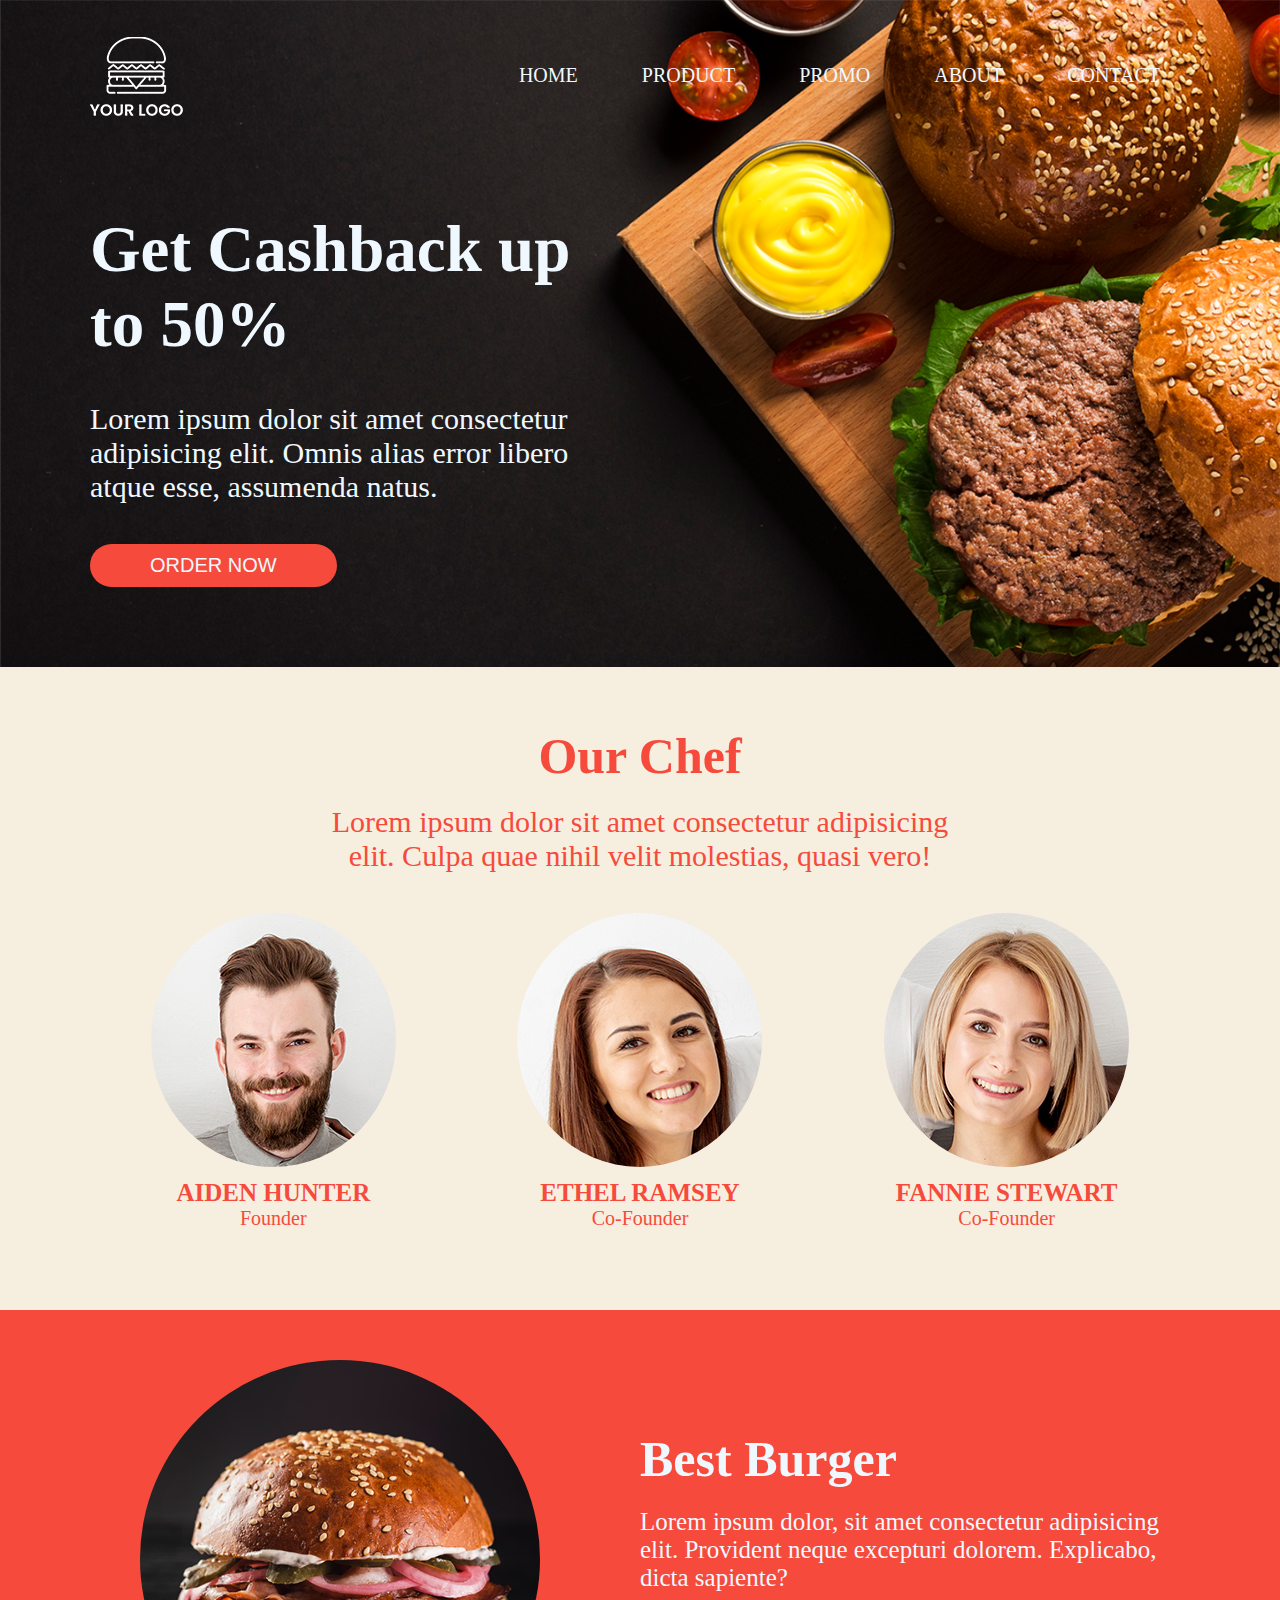
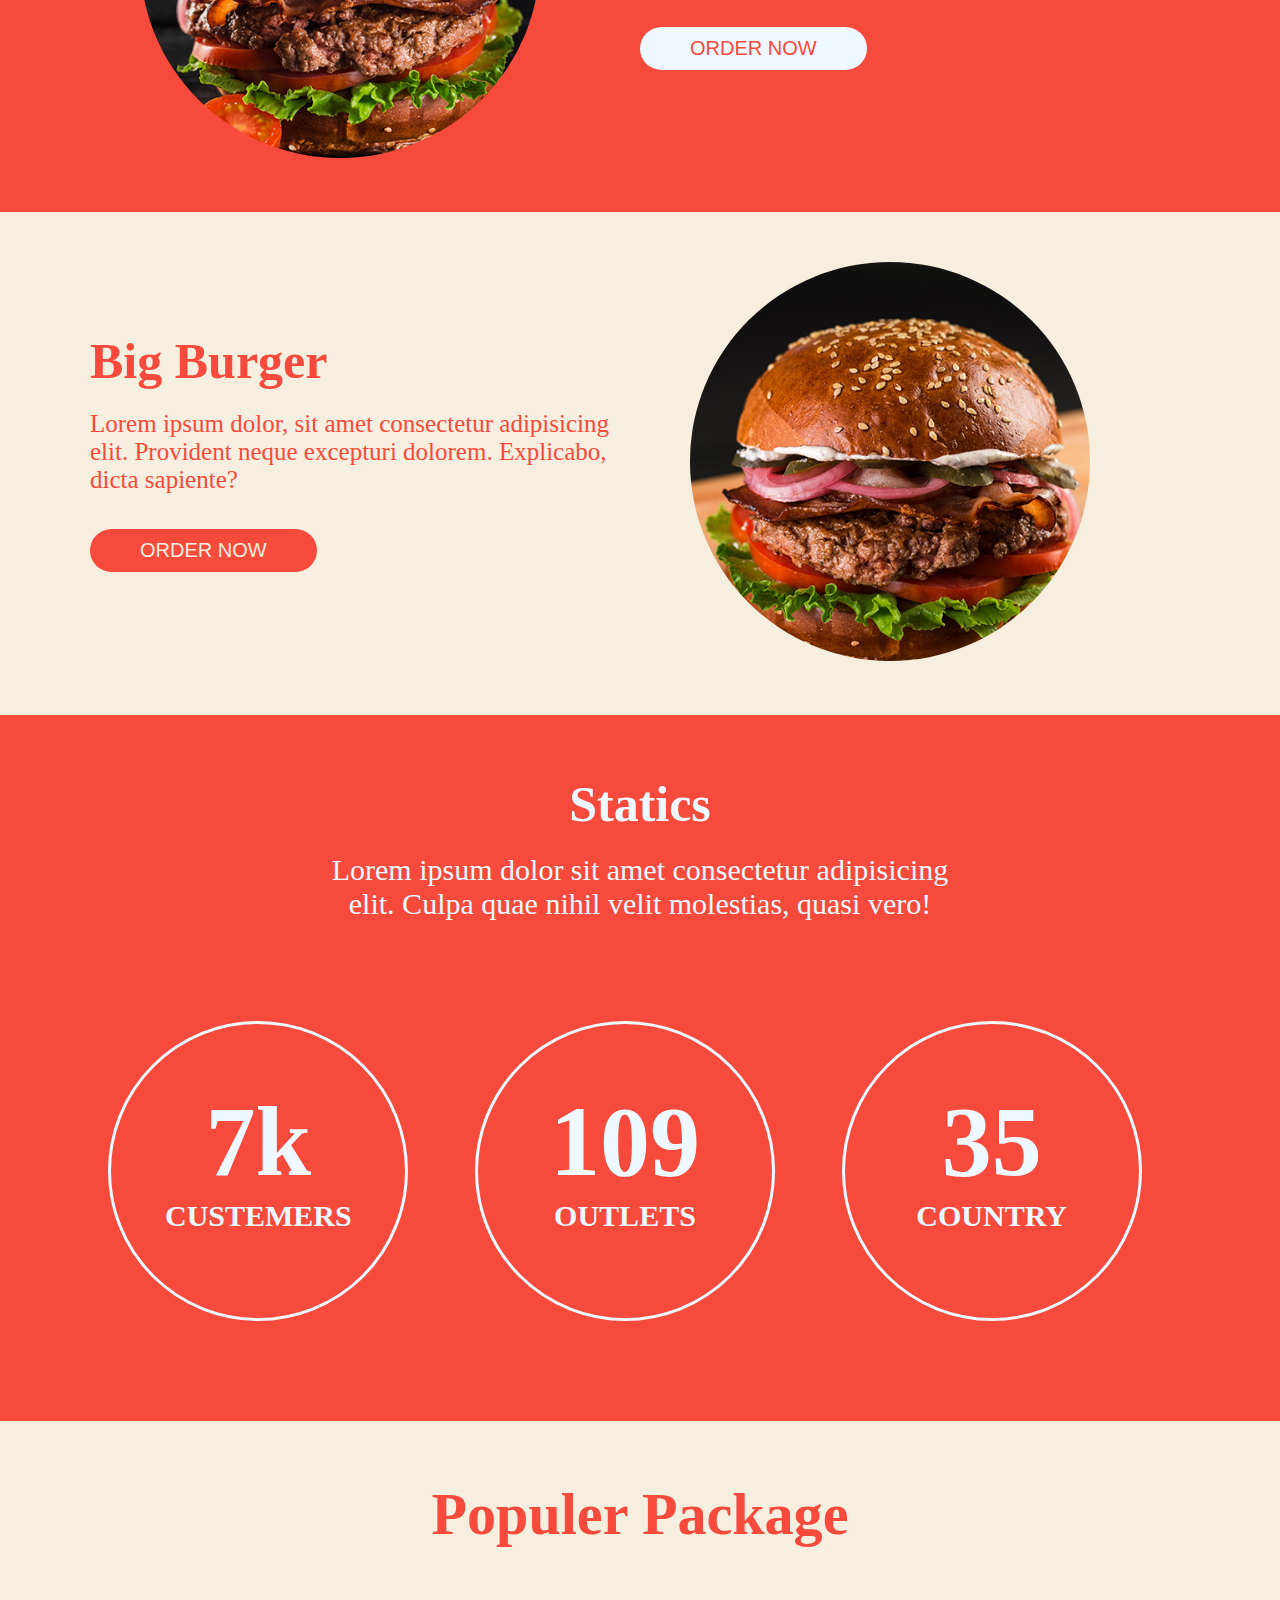
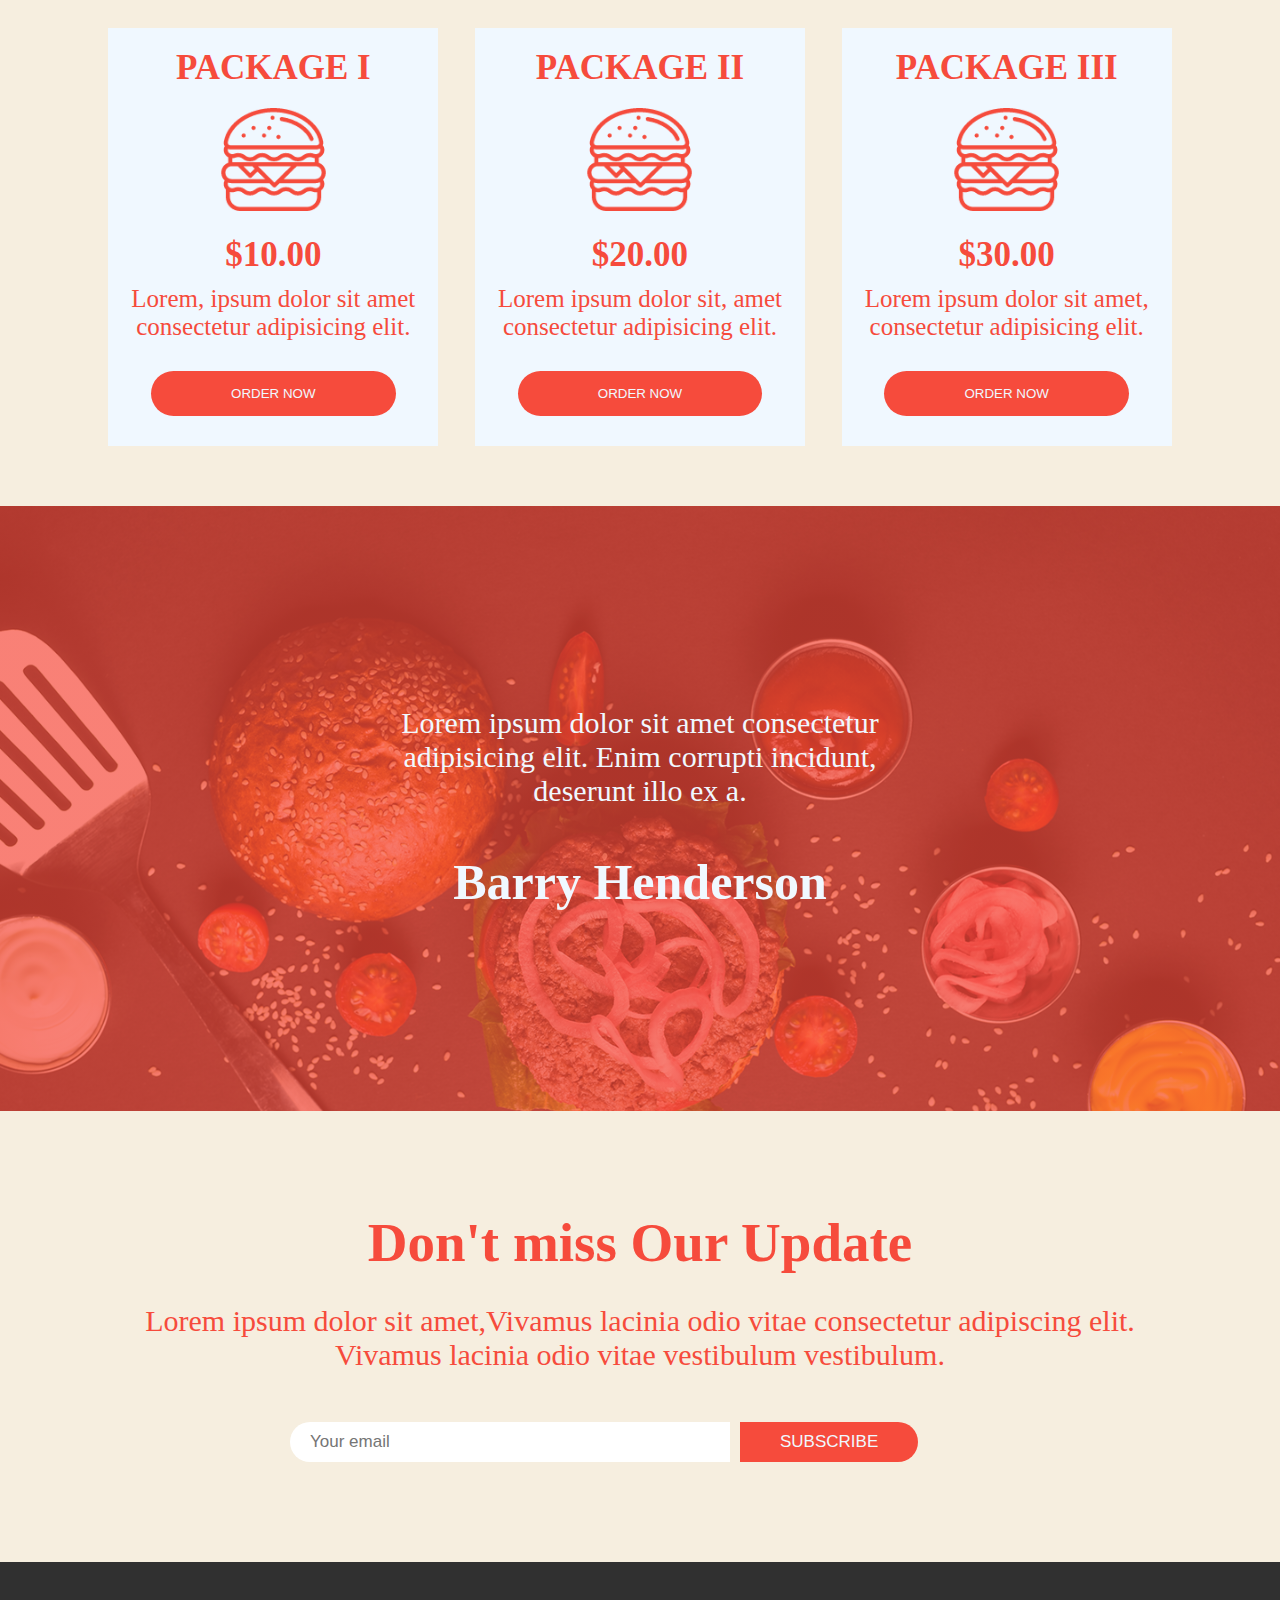
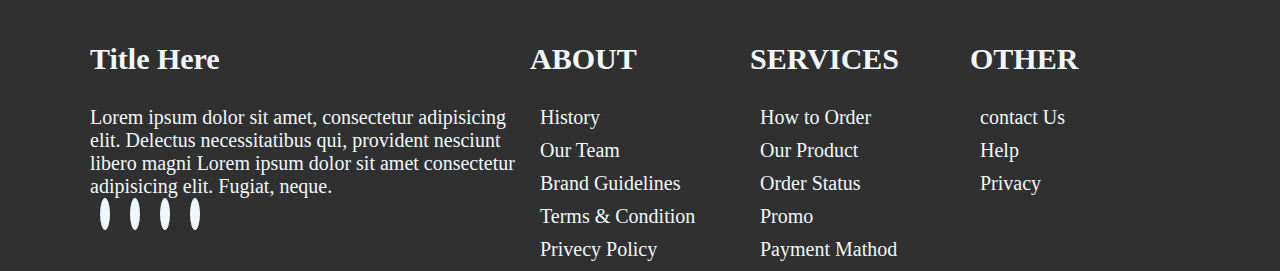
<file: burger-psd/index.html>
<!DOCTYPE html>
<html lang="en">
<head>
    <meta charset="UTF-8">
    <meta http-equiv="X-UA-Compatible" content="IE=edge">
    <meta name="viewport" content="width=, initial-scale=1.0">
    <title>Document</title>
    <link rel="stylesheet" href="./style.css">
    <link rel="stylesheet" href="https://cdnjs.cloudflare.com/ajax/libs/font-awesome/6.2.1/css/all.min.css" integrity="sha512-MV7K8+y+gLIBoVD59lQIYicR65iaqukzvf/nwasF0nqhPay5w/9lJmVM2hMDcnK1OnMGCdVK+iQrJ7lzPJQd1w==" crossorigin="anonymous" referrerpolicy="no-referrer" />
</head>
<body>
    <section class="sec-1">
        <header class="top-head">
            <div class="container">
                <nav class="navbar">
                    <div class="row jcs">
                        <div class="logo">
                            <img src="./img/logo.png" alt="logo">
                        </div>
                        <div class="head-links">
                            <ul>
                                <li><a href="#">HOME</a></li>
                                <li><a href="#">PRODUCT</a></li>
                                <li><a href="#">PROMO</a></li>
                                <li><a href="#">ABOUT</a></li>
                                <li><a href="#">CONTACT</a></li>
                            </ul>
                        </div>
                    </div>
                </nav>
            </div>
        </header>
        <div class="container">
            <div class="home-text">
                <div class="col-50">
                    <div>
                        <h1>Get Cashback up to 50%</h1>
                    </div>
                    <div>
                        <p>Lorem ipsum dolor sit amet consectetur adipisicing elit. Omnis alias error libero atque esse, assumenda natus.</p>
                    </div>
                    <div>
                        <button>ORDER NOW</button>
                    </div>
                </div>
            </div>
        </div>
    </section>
    <section class="sec-2">
        <div class="container">
            <div class="sec-2-text col-60">
                <div>
                    <h2>Our Chef</h2>
                </div>
                <div>
                    <p>Lorem ipsum dolor sit amet consectetur adipisicing elit. Culpa quae nihil velit molestias, quasi vero!</p>
                </div>
            </div>
            <div class="cart">
                <div class="row jcs">
                    <div class="col-30">
                        <div class="box">
                            <div class="cartimg">
                                <img src="./img/sec2img1.png" alt="">
                            </div>
                            <div>
                                <h3>AIDEN HUNTER</h3>
                            </div>
                            <div>
                                <p>Founder</p>
                            </div>
                        </div>
                    </div>
                    <div class="col-30">
                       <div class="box">
                        <div class="cartimg">
                            <img src="./img/sec2img2.png" alt="">
                        </div>
                        <div>
                            <h3>ETHEL RAMSEY</h3>
                        </div>
                        <div>
                            <p>Co-Founder</p>
                        </div>
                       </div>
                    </div>
                    <div class="col-30">
                        <div class="box">
                            <div class="cartimg">
                                <img src="./img/sec2img3.png" alt="">
                            </div>
                            <div>
                                <h3>FANNIE STEWART</h3>
                            </div>
                            <div>
                                <p>Co-Founder</p>
                            </div>
                        </div>
                    </div>
                </div>
            </div>
        </div>
    </section>
    <section class="sec-3">
        <div class="container">
            <div class="row">
                <div class="col-50">
                    <div>
                        <img src="./img/sec3img.png" alt="">
                    </div>
                </div>
                <div class="col-50 sec-3-text">
                    <div>
                        <h4>Best Burger</h4>
                    </div>
                    <div>
                        <p>Lorem ipsum dolor, sit amet consectetur adipisicing elit. Provident neque excepturi dolorem. Explicabo, dicta sapiente?</p>
                    </div>
                    <div>
                        <button>ORDER NOW</button>
                    </div>
                </div>
            </div>
        </div>
    </section>
    <section class="sec-4">
        <div class="container">
            <div class="row">
                <div class="col-50 sec-4-text">
                    <div>
                        <h4>Big Burger</h4>
                    </div>
                    <div>
                        <p>Lorem ipsum dolor, sit amet consectetur adipisicing elit. Provident neque excepturi dolorem. Explicabo, dicta sapiente?</p>
                    </div>
                    <div>
                        <button>ORDER NOW</button>
                    </div>
                </div>
                <div class="col-50">
                    <div>
                        <img src="./img/sec4img.png" alt="">
                    </div>
                </div>
            </div>
        </div>
    </section>
    <section class="sec-5">
        <div class="container">
            <div class="sec-5-text col-60">
                <div>
                    <h2>Statics</h2>
                </div>
                <div>
                    <p>Lorem ipsum dolor sit amet consectetur adipisicing elit. Culpa quae nihil velit molestias, quasi vero!</p>
                </div>
            </div>
            <div class="cart">
                <div class="row jcs">
                    <div class="col-30">
                        <div class="box-2">
                            <div class="boxtxt">
                                <h4>7k</h4>
                                <h6>CUSTEMERS</h6>
                            </div>
                        </div>
                    </div>
                    <div class="col-30">
                        <div class="box-2">
                            <div class="boxtxt">
                                <h4>109</h4>
                                <h6>OUTLETS</h6>
                            </div>
                        </div>
                    </div>
                    <div class="col-30">
                        <div class="box-2">
                            <div class="boxtxt">
                                <h4>35</h4>
                                <h6>COUNTRY</h6>
                            </div>
                        </div>
                    </div>
                </div>
            </div>
        </div>
    </section>
    <section class="sec-6">
        <div class="container">
            <div class="col-60 sec-6-text">
                <div>
                    <h5>Populer Package</h5>
                </div>
            </div>
            <div class="cart">
                <div class="row jcs">
                    <div class="col-30">
                        <div class="box-3">
                            <div>
                                <h5>PACKAGE I</h5>
                            </div>
                            <div>
                                <img src="./img/box3img.svg" alt="">
                            </div>
                            <div>
                                <h6>$10.00</h6>
                            </div>
                            <div>
                                <p>Lorem, ipsum dolor sit amet consectetur adipisicing elit.</p>
                            </div>
                            <div>
                                <button>ORDER NOW</button>
                            </div>
                        </div>
                    </div>
                    <div class="col-30">
                        <div class="box-3">
                            <div>
                                <h5>PACKAGE II</h5>
                            </div>
                            <div>
                                <img src="./img/box3img.svg" alt="">
                            </div>
                            <div>
                                <h6>$20.00</h6>
                            </div>
                            <div>
                                <p>Lorem ipsum dolor sit, amet consectetur adipisicing elit.</p>
                            </div>
                            <div>
                                <button>ORDER NOW</button>
                            </div>
                        </div>
                    </div>
                    <div class="col-30">
                        <div class="box-3">
                            <div>
                                <h5>PACKAGE III</h5>
                            </div>
                            <div>
                                <img src="./img/box3img.svg" alt="">
                            </div>
                            <div>
                                <h6>$30.00</h6>
                            </div>
                            <div>
                                <p>Lorem ipsum dolor sit amet, consectetur adipisicing elit.</p>
                            </div>
                            <div>
                                <button>ORDER NOW</button>
                            </div>
                        </div>
                    </div>
                </div>
            </div>
        </div>
    </section>
    <section class="sec-7">
        <div class="container">
            <div class="sec-7-text col-50">
                <div>
                    <p>Lorem ipsum dolor sit amet consectetur adipisicing elit. Enim corrupti incidunt, deserunt illo ex a.</p>
                </div>
                <div>
                    <h5>Barry Henderson</h5>
                </div>
            </div>
        </div>
    </section>
    <section class="sec-8">
        <div class="countainer">
            <div class="sec-8-text col-80">
                <div>
                    <h4>Don't miss Our Update</h4>
                </div>
                <div>
                    <p>Lorem ipsum dolor sit amet,Vivamus lacinia odio vitae consectetur adipiscing elit. Vivamus lacinia odio vitae vestibulum vestibulum. </p>
                </div>
            </div>
            <form action="./index.html" class="form">
                <div class="row">
                    <div class="col-50">
                       <div class="email">
                        <input type="email" placeholder="Your email" name="" id="">
                       </div>
                    </div>
                    <div class="col-20">
                        <div class="button">
                            <button>SUBSCRIBE</button>
                        </div>
                    </div>
                </div>
            </form>
            </div>
    </section>
    <section class="sec-9">
        <div class="footer">
            <div class="container sec-9-text">
                <div class="row jcs">
                    <div class="col-40 MUSICOLOGY">
                        <div>
                            <h6>Title Here</h6>
                        </div>
                        <div>
                            <p>
                                Lorem ipsum dolor sit amet, consectetur adipisicing elit. Delectus necessitatibus qui, provident nesciunt libero magni Lorem ipsum dolor sit amet consectetur adipisicing elit. Fugiat, neque.
                            </p>
                        </div>
                        <div class="icon">
                            <div class="row">
                                <div>
                                    <i class="fa-brands fa-instagram"></i>
                                </div>
                                <div>
                                    <i class="fa-brands fa-facebook"></i>
                                </div>
                                <div>
                                    <i class="fa-brands fa-twitter"></i>
                                </div>
                                <div>
                                    <i class="fa-brands fa-whatsapp"></i>
                                </div>
                            </div>
                        </div>
                    </div>
                    <div class="col-20">
                        <div>
                            <h6>ABOUT</h6>
                        </div>
                        <div class="footer-links">
                            <ul>
                                <li><a href="#">History</a></li>
                                <li><a href="#">Our Team</a></li>
                                <li><a href="#">Brand Guidelines</a></li>
                                <li><a href="#">Terms & Condition</a></li>
                                <li><a href="#">Privecy Policy</a></li>
                            </ul>
                        </div>
                    </div>
                    <div class="col-20">
                        <div>
                            <h6>SERVICES</h6>
                        </div>
                        <div class="footer-links">
                            <ul>
                                <li><a href="#">How to Order</a></li>
                                <li><a href="#">Our Product</a></li>
                                <li><a href="#">Order Status</a></li>
                                <li><a href="#">Promo</a></li>
                                <li><a href="#">Payment Mathod</a></li>
                            </ul>
                        </div>
                    </div>
                    <div class="col-20">
                        <div>
                            <h6>OTHER</h6>
                        </div>
                        <div class="footer-links">
                            <ul>
                                <li><a href="#">contact Us</a></li>
                                <li><a href="#">Help</a></li>
                                <li><a href="#">Privacy</a></li>
                            </ul>
                        </div>
                    </div>
                </div>
            </div>
        </div>
    </section>
</body>
</html>
</file>
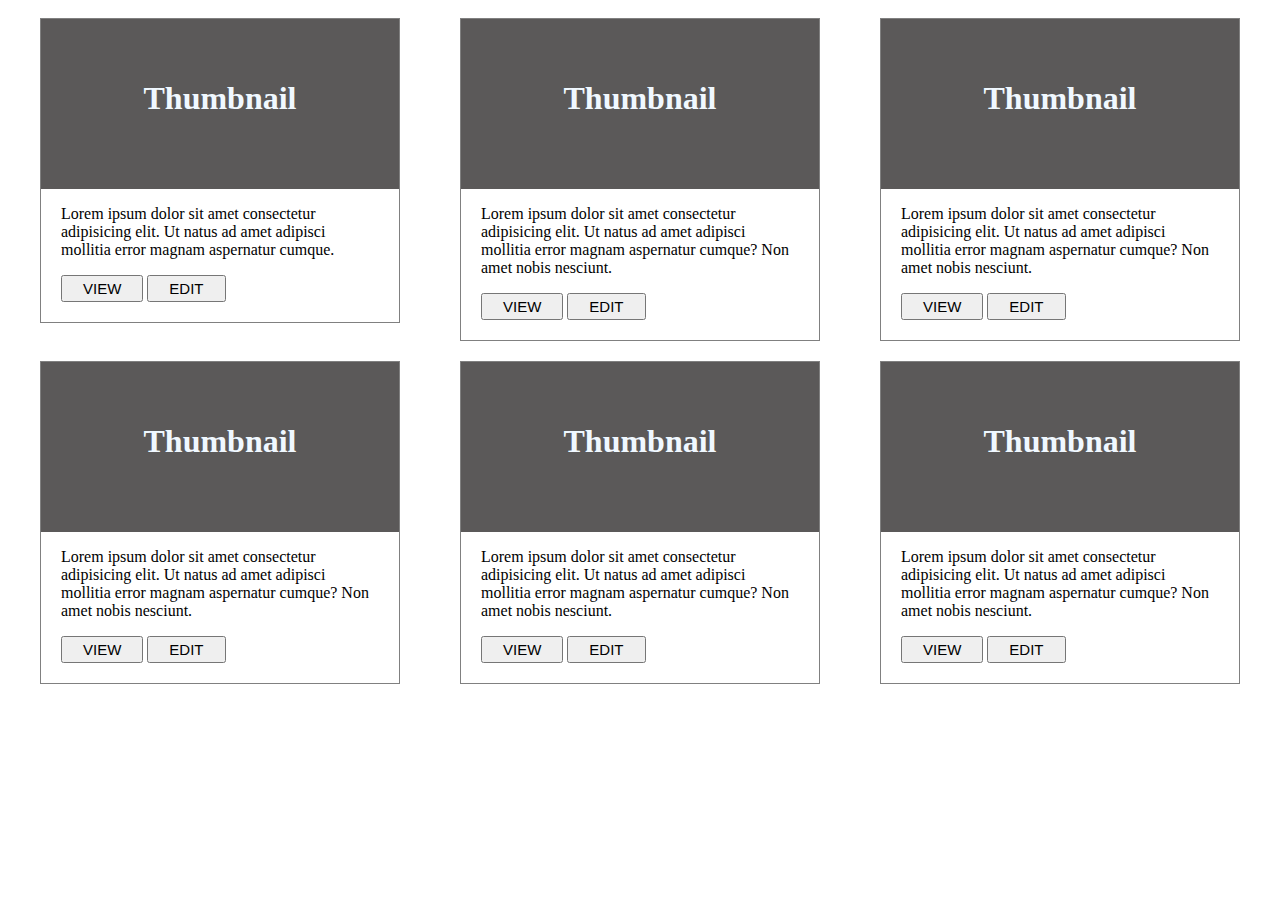
<file: cartassignment.html>
<!DOCTYPE html>
<html lang="en">
<head>
    <meta charset="UTF-8">
    <meta http-equiv="X-UA-Compatible" content="IE=edge">
    <meta name="viewport" content="width=device-width, initial-scale=1.0">
    <title>Document</title>
    <style>
        .container{
            width: 1200px;
            margin: 0 auto;
        }
        .row{
            display: flex;
        }
        .jcs{
            justify-content: space-between;
        }
        .col-30{
            width: 30%;
        }
        .box-bg{
            width: 100%;
            height: 150px;
            background-color: rgb(91, 89, 89);
            padding-top: 20px;
        }
        h1{
            text-align: center;
            color: aliceblue;
            padding-top: 20px;
        }
        .box{
            border: 1px solid gray;
            margin: 10px 0;
        }
        p{
            padding: 0 20px;
        }
        .but{
            padding: 0 0 20px 20px;
        }
        button{
            font-size: 15px;
            padding: 3px 20px;
            margin: 0;
        }
        
    </style>
</head>
<body>
    <div class="container">
        <section>
            <div class="cart">
                <div class="row jcs">
                    <div class="col-30">
                        <div class="box">
                            <div class="box-bg">
                                <h1>Thumbnail</h1>
                            </div>
                            <div>
                                <p>Lorem ipsum dolor sit amet consectetur adipisicing elit. Ut natus ad amet adipisci mollitia error magnam aspernatur cumque.</p>
                            </div>
                            <div class="but">
                                <button>VIEW</button>
                                <button>EDIT</button>
                            </div>
                        </div>
                    </div>
                    <div class="col-30">
                        <div class="box">
                            <div class="box-bg">
                                <h1>Thumbnail</h1>
                            </div>
                            <div>
                                <p>Lorem ipsum dolor sit amet consectetur adipisicing elit. Ut natus ad amet adipisci mollitia error magnam aspernatur cumque? Non amet nobis nesciunt.</p>
                            </div>
                            <div class="but">
                                <button>VIEW</button>
                                <button>EDIT</button>
                            </div>
                        </div>
                    </div>
                    <div class="col-30">
                        <div class="box">
                            <div class="box-bg">
                                <h1>Thumbnail</h1>
                            </div>
                            <div>
                                <p>Lorem ipsum dolor sit amet consectetur adipisicing elit. Ut natus ad amet adipisci mollitia error magnam aspernatur cumque? Non amet nobis nesciunt.</p>
                            </div>
                            <div class="but">
                                <button>VIEW</button>
                                <button>EDIT</button>
                            </div>
                        </div>
                    </div>
                </div>
            </div>
            <div class="cart">
                <div class="row jcs">
                    <div class="col-30">
                        <div class="box">
                            <div class="box-bg">
                                <h1>Thumbnail</h1>
                            </div>
                            <div>
                                <p>Lorem ipsum dolor sit amet consectetur adipisicing elit. Ut natus ad amet adipisci mollitia error magnam aspernatur cumque? Non amet nobis nesciunt.</p>
                            </div>
                            <div class="but">
                                <button>VIEW</button>
                                <button>EDIT</button>
                            </div>
                        </div>
                    </div>
                    <div class="col-30">
                        <div class="box">
                            <div class="box-bg">
                                <h1>Thumbnail</h1>
                            </div>
                            <div>
                                <p>Lorem ipsum dolor sit amet consectetur adipisicing elit. Ut natus ad amet adipisci mollitia error magnam aspernatur cumque? Non amet nobis nesciunt.</p>
                            </div>
                            <div class="but">
                                <button>VIEW</button>
                                <button>EDIT</button>
                            </div>
                        </div>
                    </div>
                    <div class="col-30">
                        <div class="box">
                            <div class="box-bg">
                                <h1>Thumbnail</h1>
                            </div>
                            <div>
                                <p>Lorem ipsum dolor sit amet consectetur adipisicing elit. Ut natus ad amet adipisci mollitia error magnam aspernatur cumque? Non amet nobis nesciunt.</p>
                            </div>
                            <div class="but">
                                <button>VIEW</button>
                                <button>EDIT</button>
                            </div>
                        </div>
                    </div>
                </div>
            </div>
        </section>
    </div>
</body>
</html>
</file>
<file: burger-psd/style.css>
*{
    margin: 0;
    padding: 0;
    box-sizing: border-box;
}
.sec-1{
    background-image: url(./img/sec1bgimg.png);
    background-size: cover;
}
.container{
    margin: 0 auto;
    width: 1100px;
}
.row{
    display: flex;
    flex-wrap: wrap;
}
.jcs{
    justify-content: space-between;
}
.align{
    text-align: center;
}
.col-20{
    width: 20%;
}
.col-30{
    width: 30%;
    margin: 0 auto;
}
.col-40{
    width: 40%;
}
.col-50{
    width: 50%;
}
.col-60{
    width: 60%;
}
.col-80{
    width: 80%;
}
.head-links ul li{
    display: inline-block;
}
.top-head{
    line-height: 150px;
}
.head-links ul li a{
    text-decoration: none;
    margin: 0 30px;
    font-size: 20px;
    color: aliceblue;
    font-family: "Poppins";
}
.logo img{
   vertical-align: middle;
}
.home-text{
    margin: 60px 0px 0px 0px;
}
.home-text h1{
    color: aliceblue;
    font-size: 65px;
}
.home-text p{
    color: aliceblue;
    font-size: 30px;
    margin: 40px 0 40px 0;
}
.home-text button{
    padding: 10px 60px;
    background-color: #f64b3c;
    border-radius: 32px;
    color: aliceblue;
    font-size: 20px;
    margin: 0 0 80px 0;
    border: none;
}
.sec-2{
    background-color:  #f6eedf;
}
.sec-2-text{
    text-align: center;
    margin: 0 auto;
}
.sec-2-text h2{
    font-size: 50px;
    color: #f64b3c;
    padding: 60px 0 0 0;
}
.sec-2-text p{
    font-size: 30px;
    color: #f64b3c;
    padding: 20px 0 40px 0;
}
.cart .cartimg img{
    border-radius: 70%;
}
.box{
    text-align: center;
    padding: 0 0 80px 0;
}
.box h3{
    font-size: 25px;
    color: #f64b3c;
    margin: 8px 0 0px 0;
}
.box p{
    font-size: 20px;
    color: #f64b3c;
}
.sec-3{
    background-color: #f64b3c;
}
.col-50 img{
    border-radius: 360%;
    width: 400px;
    margin: 50px;
}
.sec-3 h4{
    font-size: 50px;
    color: aliceblue;
    padding: 20px 0 0 0;
}
.sec-3 p{
    font-size: 25px;
    color: aliceblue;
    margin: 20px 0 35px 0;
}
.sec-3 button{
    background-color: aliceblue;
    color: #f64b3c;
    border-radius: 32px;
    padding: 10px 50px;
    border: none;
    font-size: 20px;
}
.sec-3-text{
    vertical-align: middle;
    padding: 100px 0;
}
.sec-4{
    background-color: #f6eedf;
}
.sec-4-text{
    vertical-align: middle;
    padding: 100px 0;
}
.sec-4 h4{
    font-size: 50px;
    color: #f64b3c;
    padding: 20px 0 0 0;
}
.sec-4 p{
    font-size: 25px;
    color: #f64b3c;
    margin: 20px 0 35px 0;
}
.sec-4 button{
    background-color: #f64b3c;
    color: #f6eedf;
    border-radius: 32px;
    padding: 10px 50px;
    border: none;
    font-size: 20px;
}
.sec-5{
    background-color: #f64b3c;
}
.sec-5-text{
    text-align: center;
    margin: 0 auto;
}
.sec-5-text h2{
    font-size: 50px;
    color: aliceblue;
    padding: 60px 0 0 0;
}
.sec-5-text p{
    font-size: 30px;
    color: aliceblue;
    padding: 20px 0 40px 0;
    margin: 0 0 60px 0;
}
.box-2 h4{
    color: aliceblue;
    font-size: 100px;
    text-align: center;
    margin: 60px 0 0 0;
}
.box-2 h6{
    color: aliceblue;
    font-size: 30px;
    text-align: center;
}
.box-2{
    border: solid 3px aliceblue ;
    border-radius: 100%;
    height: 300px;
    width: 300px;
    margin: 0 0 100px 0;
}
.sec-6{
    background-color: #f6eedf;
}
.sec-6-text{
    margin: 0 auto;
    text-align: center;
    font-size: 70px;
    color: #f64b3c;
    padding: 60px 0 80px 0;
}
.box-3{
    background-color: aliceblue;
    text-align: center;
    margin: 0 0 60px 0;
}
.box-3 h5{
    color: #f64b3c;
    font-size: 35px;
    padding: 20px 0 20px 0;
}
.box-3 h6{
    color: #f64b3c;
    font-size: 35px;
    padding: 20px 0 10px 0;
    text-align: center;
}
.box-3 p{
    color: #f64b3c;
    font-size: 25px;
    text-align: center;
}
.box-3 button{
    color: aliceblue;
    background-color: #f64b3c;
    border: none;
    border-radius:32px;
    padding: 15px 80px;
    margin: 30px 0 30px 0;
}
.sec-7{
    background-image: linear-gradient(rgba(246,75,60,0.7),rgba(246,75,60,0.7)),url(./img/sec7.png);
    background-position: center;
    background-size: cover;
}
.sec-7 p{
    font-size: 30px;
    text-align: center;
    margin: 100px 0 45px 0;
}
.sec-7 h5{
    font-size: 50px;
    text-align: center;
    margin: 0 0 100px 0;
}
.sec-7-text{
    margin: 0 auto;
    color: aliceblue;
    padding: 100px 0;
}
.sec-8{
    background-color: #f6eedf;
}
.sec-8-text h4{
    padding: 100px 0 30px 0;
    font-size: 55px;
    text-align: center;
    color:#f64b3c;
}
.sec-8-text p{
    font-size: 30px;
    text-align: center;
    color:#f64b3c;
}
.sec-8-text{
    margin: 0 auto;
}
.email{
    margin: 0 0 0 100px;
    padding: 0 0 0 100px;

}
.email input{
    margin: 50px 0 100px 90px;
    padding: 0 0 0 20px;
    width: 440px;
    height: 40px;
    border: none;
    font-size: 17px;
    background-color: #ffffff;
    border-top-left-radius: 30px;
    border-bottom-left-radius: 30px;

}
.button button{
    padding: 10px 40px;
    margin: 50px 0 100px 100px;
    background-color: #f64b3c;
    color: aliceblue;
    font-size: 17px;
    border: none;
    border-top-right-radius: 30px;
    border-bottom-right-radius: 30px;
}
.button button:hover{
    padding: 10px 40px;
    margin: 50px 0 100px 100px;
    background-color: black;
    color: #f64b3c;
    font-size: 17px;
    border: none; 
}
.sec-9{
    background-color: #303030;
}
.sec-9-text h6{
    color: aliceblue;
    font-size: 30px;
    margin: 80px 0 30px 0;
}
.sec-9-text p{
    color: aliceblue;
    font-size: 20px;
    margin: 30px 0 5px 0;
}
.footer-links ul li a{
    color: aliceblue;
    font-size: 20px;
    margin: 0px 0 50px 0;
    text-decoration: none;
}
.icon i{
    font-size: 20px;
    background-color: aliceblue;
    border-radius: 100%;
    padding: 5px;
    margin: 10px 10px 100px 10px;
}
.footer-links ul li{
    list-style: none;
    margin: 10px;
}
</file>
